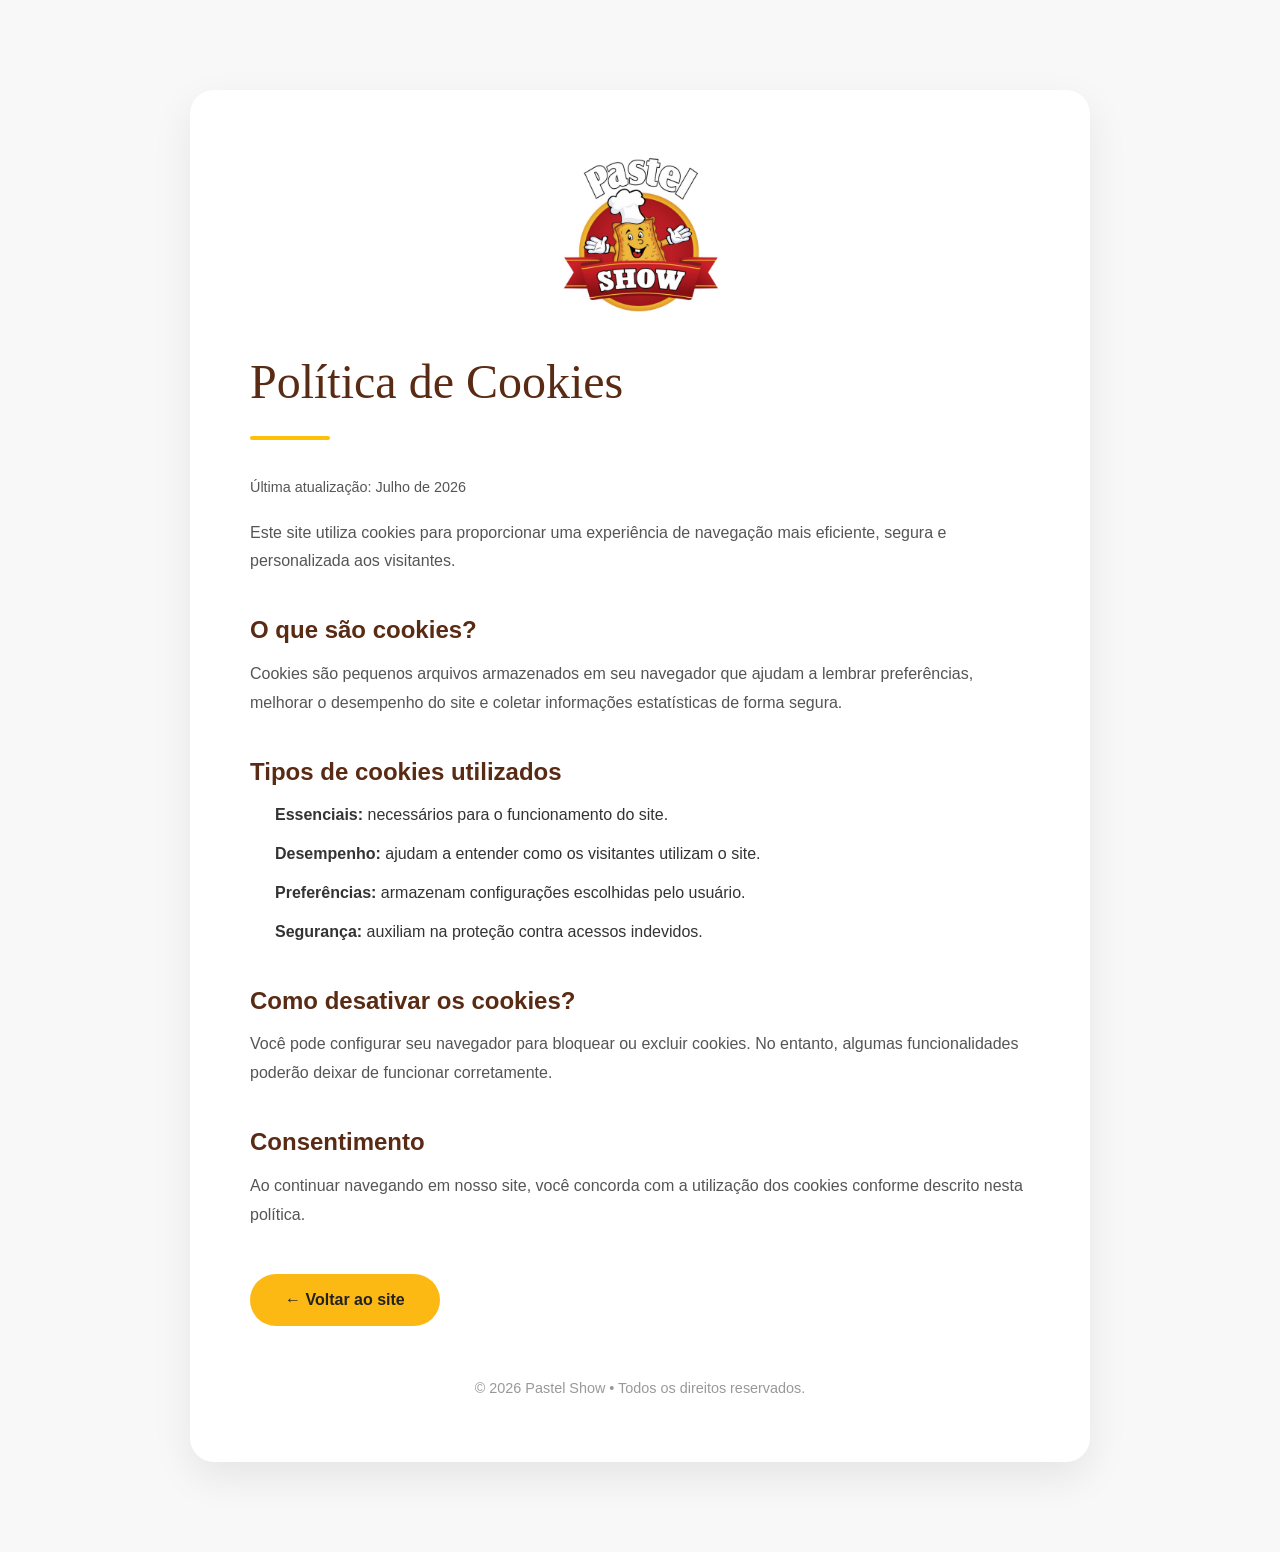
<file: politica-de-cookies.html>
<!DOCTYPE html>
<html lang="pt-BR">

<head>

    <meta charset="UTF-8">
    <meta name="viewport" content="width=device-width, initial-scale=1.0">

    <title>Política de Cookies | Pastel Show</title>

    <meta name="description" content="Política de Cookies da Pastel Show.">

    <link rel="icon" href="img/logo_transparente.png" type="image/png">

    <link href="https://cdn.jsdelivr.net/npm/bootstrap@5.3.7/dist/css/bootstrap.min.css" rel="stylesheet">

    <link rel="stylesheet" href="css/style.css">

</head>

<body>

<section class="legal-section">

    <div class="container">

        <div class="legal-card">

            <img src="img/logo.jpeg" class="legal-logo" alt="Pastel Show">

            <h1>Política de Cookies</h1>

            <div class="legal-divider"></div>

            <p class="legal-date">
                Última atualização: Julho de 2026
            </p>

            <p>
                Este site utiliza cookies para proporcionar uma experiência de navegação
                mais eficiente, segura e personalizada aos visitantes.
            </p>

            <h2>O que são cookies?</h2>

            <p>
                Cookies são pequenos arquivos armazenados em seu navegador que ajudam
                a lembrar preferências, melhorar o desempenho do site e coletar
                informações estatísticas de forma segura.
            </p>

            <h2>Tipos de cookies utilizados</h2>

            <ul>

                <li><strong>Essenciais:</strong> necessários para o funcionamento do site.</li>

                <li><strong>Desempenho:</strong> ajudam a entender como os visitantes utilizam o site.</li>

                <li><strong>Preferências:</strong> armazenam configurações escolhidas pelo usuário.</li>

                <li><strong>Segurança:</strong> auxiliam na proteção contra acessos indevidos.</li>

            </ul>

            <h2>Como desativar os cookies?</h2>

            <p>
                Você pode configurar seu navegador para bloquear ou excluir cookies.
                No entanto, algumas funcionalidades poderão deixar de funcionar corretamente.
            </p>

            <h2>Consentimento</h2>

            <p>
                Ao continuar navegando em nosso site, você concorda com a utilização
                dos cookies conforme descrito nesta política.
            </p>

            <div class="back-home">

                <a href="index.html" class="btn btn-warning">
                    ← Voltar ao site
                </a>

            </div>

            <div class="legal-footer">

                © 2026 Pastel Show • Todos os direitos reservados.

            </div>

        </div>

    </div>

</section>

</body>

</html>
</file>
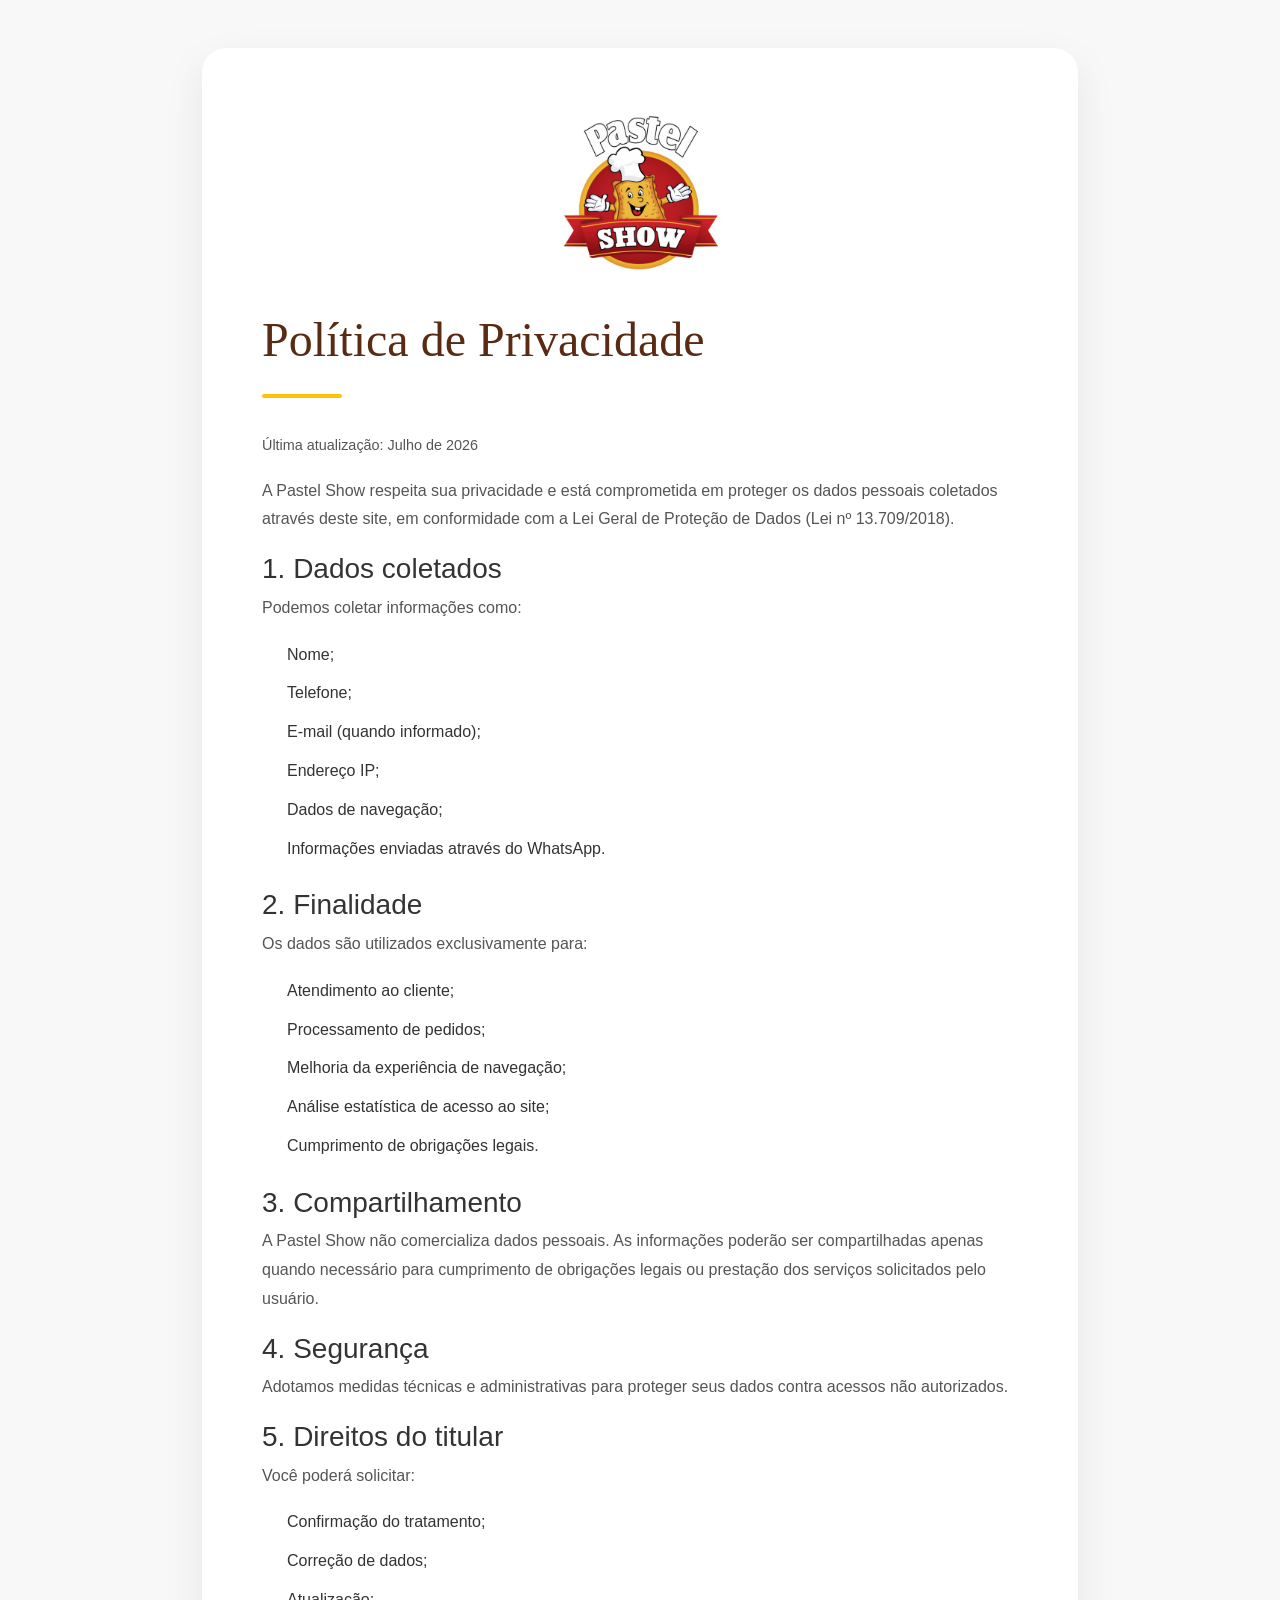
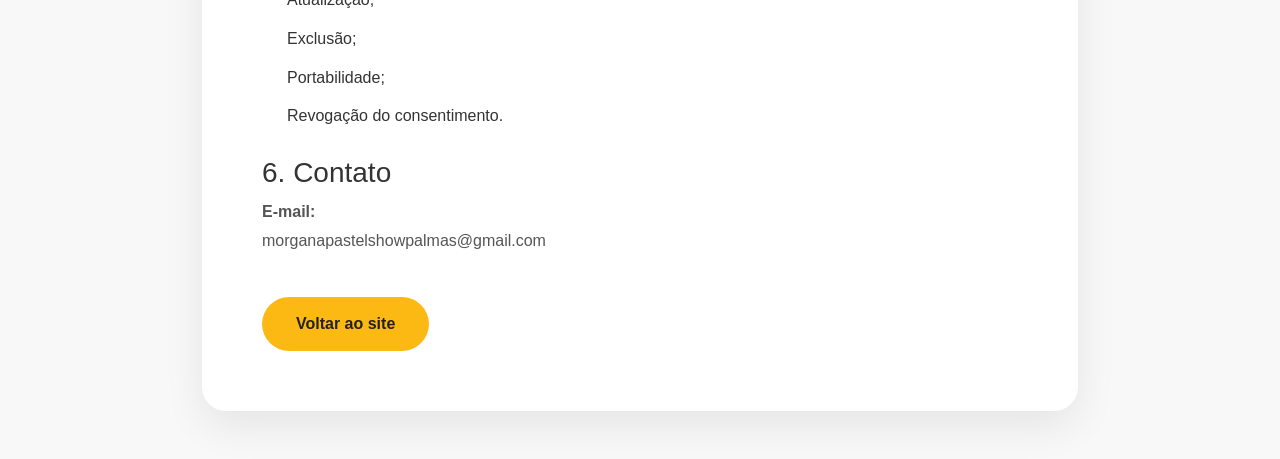
<file: politica-de-privacidade.html>
<!DOCTYPE html>
<html lang="pt-BR">

<head>

    <meta charset="UTF-8">
    <meta name="viewport" content="width=device-width, initial-scale=1.0">

    <title>Política de Privacidade | Pastel Show</title>

    <link href="https://cdn.jsdelivr.net/npm/bootstrap@5.3.7/dist/css/bootstrap.min.css" rel="stylesheet">
    <link rel="stylesheet" href="css/style.css">
    <link rel="icon" href="img/logo_transparente.png" type="image/png">

</head>

<body>

    <section class="py-5">

        <div class="container" style="max-width:900px;">
            <div class="legal-card">

                <img src="img/logo.jpeg" class="legal-logo" alt="Pastel Show">

                <h1>Política de Privacidade</h1>

                <div class="legal-divider"></div>

                <p class="legal-date">
                    Última atualização: Julho de 2026
                </p>
                <p>
                    A Pastel Show respeita sua privacidade e está comprometida em proteger os dados pessoais coletados
                    através deste site, em conformidade com a Lei Geral de Proteção de Dados (Lei nº 13.709/2018).
                </p>

                <h3>1. Dados coletados</h3>

                <p>Podemos coletar informações como:</p>

                <ul>

                    <li>Nome;</li>

                    <li>Telefone;</li>

                    <li>E-mail (quando informado);</li>

                    <li>Endereço IP;</li>

                    <li>Dados de navegação;</li>

                    <li>Informações enviadas através do WhatsApp.</li>

                </ul>

                <h3>2. Finalidade</h3>

                <p>Os dados são utilizados exclusivamente para:</p>

                <ul>

                    <li>Atendimento ao cliente;</li>

                    <li>Processamento de pedidos;</li>

                    <li>Melhoria da experiência de navegação;</li>

                    <li>Análise estatística de acesso ao site;</li>

                    <li>Cumprimento de obrigações legais.</li>

                </ul>

                <h3>3. Compartilhamento</h3>

                <p>
                    A Pastel Show não comercializa dados pessoais. As informações poderão ser compartilhadas apenas
                    quando necessário para cumprimento de obrigações legais ou prestação dos serviços solicitados pelo
                    usuário.
                </p>

                <h3>4. Segurança</h3>

                <p>
                    Adotamos medidas técnicas e administrativas para proteger seus dados contra acessos não autorizados.
                </p>

                <h3>5. Direitos do titular</h3>

                <p>Você poderá solicitar:</p>

                <ul>

                    <li>Confirmação do tratamento;</li>

                    <li>Correção de dados;</li>

                    <li>Atualização;</li>

                    <li>Exclusão;</li>

                    <li>Portabilidade;</li>

                    <li>Revogação do consentimento.</li>

                </ul>

                <h3>6. Contato</h3>

                <p>

                    <strong>E-mail:</strong><br>

                    morganapastelshowpalmas@gmail.com

                </p>

                <a href="index.html" class="btn btn-warning mt-4">
                    Voltar ao site
                </a>

            </div>

    </section>

</body>

</html>
</file>
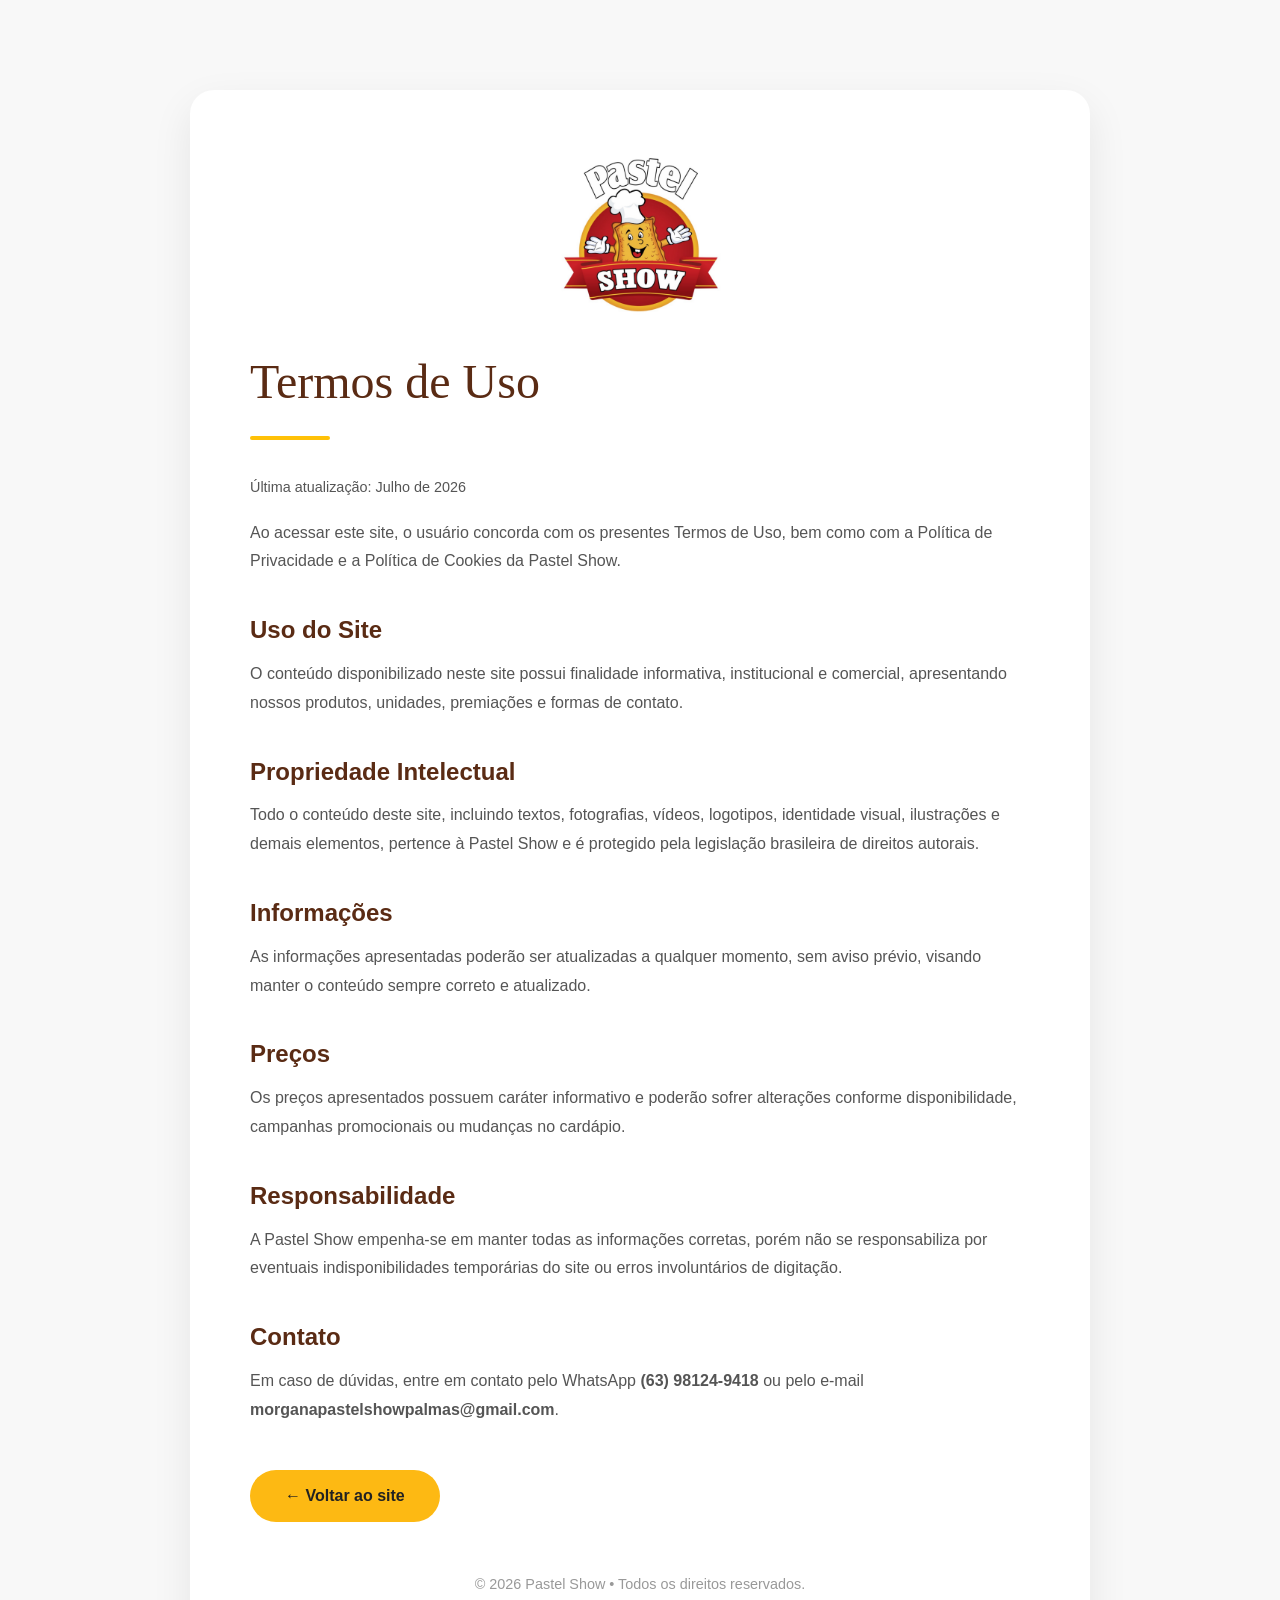
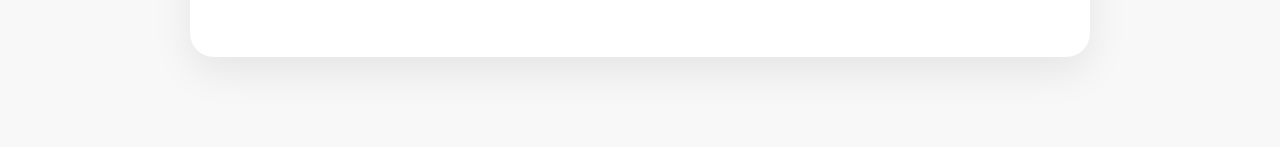
<file: termos-de-uso.html>
<!DOCTYPE html>
<html lang="pt-BR">

<head>

    <meta charset="UTF-8">

    <meta name="viewport" content="width=device-width, initial-scale=1.0">

    <title>Termos de Uso | Pastel Show</title>

    <meta name="description" content="Termos de Uso da Pastel Show.">

    <link rel="icon" href="img/logo_transparente.png" type="image/png">

    <link href="https://cdn.jsdelivr.net/npm/bootstrap@5.3.7/dist/css/bootstrap.min.css" rel="stylesheet">

    <link rel="stylesheet" href="css/style.css">

</head>

<body>

<section class="legal-section">

    <div class="container">

        <div class="legal-card">

            <img src="img/logo.jpeg" class="legal-logo" alt="Pastel Show">

            <h1>Termos de Uso</h1>

            <div class="legal-divider"></div>

            <p class="legal-date">
                Última atualização: Julho de 2026
            </p>

            <p>
                Ao acessar este site, o usuário concorda com os presentes Termos de Uso,
                bem como com a Política de Privacidade e a Política de Cookies da Pastel Show.
            </p>

            <h2>Uso do Site</h2>

            <p>
                O conteúdo disponibilizado neste site possui finalidade informativa,
                institucional e comercial, apresentando nossos produtos, unidades,
                premiações e formas de contato.
            </p>

            <h2>Propriedade Intelectual</h2>

            <p>
                Todo o conteúdo deste site, incluindo textos, fotografias, vídeos,
                logotipos, identidade visual, ilustrações e demais elementos,
                pertence à Pastel Show e é protegido pela legislação brasileira
                de direitos autorais.
            </p>

            <h2>Informações</h2>

            <p>
                As informações apresentadas poderão ser atualizadas a qualquer momento,
                sem aviso prévio, visando manter o conteúdo sempre correto e atualizado.
            </p>

            <h2>Preços</h2>

            <p>
                Os preços apresentados possuem caráter informativo e poderão sofrer
                alterações conforme disponibilidade, campanhas promocionais ou mudanças
                no cardápio.
            </p>

            <h2>Responsabilidade</h2>

            <p>
                A Pastel Show empenha-se em manter todas as informações corretas,
                porém não se responsabiliza por eventuais indisponibilidades
                temporárias do site ou erros involuntários de digitação.
            </p>

            <h2>Contato</h2>

            <p>

                Em caso de dúvidas, entre em contato pelo WhatsApp
                <strong>(63) 98124-9418</strong> ou pelo e-mail
                <strong>morganapastelshowpalmas@gmail.com</strong>.

            </p>

            <div class="back-home">

                <a href="index.html" class="btn btn-warning">
                    ← Voltar ao site
                </a>

            </div>

            <div class="legal-footer">

                © 2026 Pastel Show • Todos os direitos reservados.

            </div>

        </div>

    </div>

</section>

</body>

</html>
</file>
<file: css/style.css>
/*==================================================
PASTEL SHOW
Desenvolvido por GP Sites
==================================================*/


/*==========================
ROOT
==========================*/

:root {

    --primary: #c41212;
    --primary-dark: #8b0000;
    --secondary: #FDB913;
    --secondary-dark: #e59b00;

    --dark: #161616;
    --gray: #555;
    --light: #f8f8f8;
    --white: #ffffff;

    --radius: 18px;

    --shadow-sm: 0 8px 20px rgba(0, 0, 0, .08);

    --shadow-md: 0 15px 35px rgba(0, 0, 0, .15);

    --shadow-lg: 0 30px 70px rgba(0, 0, 0, .25);

    --transition: .35s ease;

}


/*==========================
RESET
==========================*/

* {

    margin: 0;
    padding: 0;
    box-sizing: border-box;

}

html {

    scroll-behavior: smooth;

}

body {

    font-family: 'Poppins', sans-serif;

    color: var(--dark);

    background: #fff;

    overflow-x: hidden;

}

img {

    max-width: 100%;
    display: block;

}

a {

    text-decoration: none;

}

ul {

    list-style: none;

}

section {

    position: relative;

    padding: 110px 0;

}

.container {

    max-width: 1280px;

}


/*==========================
SCROLLBAR
==========================*/

::-webkit-scrollbar {

    width: 10px;

}

::-webkit-scrollbar-track {

    background: #eee;

}

::-webkit-scrollbar-thumb {

    background: var(--primary);

    border-radius: 20px;

}

::-webkit-scrollbar-thumb:hover {

    background: var(--primary-dark);

}


/*==========================
TÍTULOS
==========================*/

.subtitle {

    color: var(--secondary);

    text-transform: uppercase;

    letter-spacing: 3px;

    font-weight: 700;

    display: block;

    margin-bottom: 15px;

}

.section-title {

    margin-bottom: 70px;

}

.section-title h2 {

    font-family: 'Bebas Neue', sans-serif;

    font-size: 4rem;

    color: var(--dark);

    letter-spacing: 2px;

    margin-bottom: 20px;

}

.section-title p {

    max-width: 720px;

    margin: auto;

    color: #666;

    line-height: 1.9;

    font-size: 1.08rem;

}


/*==========================
BOTÕES
==========================*/

.btn {

    border-radius: 50px;

    padding: 15px 34px;

    font-weight: 600;

    transition: .35s;

}

.btn-warning {

    background: var(--secondary);

    border: none;

    color: #222;

}

.btn-warning:hover {

    background: var(--secondary-dark);

    transform: translateY(-3px);

    box-shadow: 0 20px 40px rgba(253, 185, 19, .35);

}

.btn-outline-light {

    border: 2px solid #fff;

}

.btn-outline-light:hover {

    color: #000;

}


/*==========================
PRELOADER
==========================*/

#preloader {

    position: fixed;

    inset: 0;

    background: #111;

    display: flex;

    justify-content: center;

    align-items: center;

    z-index: 999999;

}

#preloader::after {

    content: "";

    width: 65px;

    height: 65px;

    border-radius: 50%;

    border: 5px solid rgba(255, 255, 255, .15);

    border-top: 5px solid var(--secondary);

    animation: spin 1s linear infinite;

}

@keyframes spin {

    to {

        transform: rotate(360deg);

    }

}

/*==================================================
NAVBAR PREMIUM
==================================================*/

#navbar {

    position: fixed;

    top: 0;
    left: 0;

    width: 100%;

    z-index: 9999;

    padding: 15px 0;

    background: rgba(80, 0, 0, .85);

    backdrop-filter: blur(15px);

    -webkit-backdrop-filter: blur(15px);

    box-shadow: 0 10px 35px rgba(0, 0, 0, .25);

    transition: .4s ease;

}


#navbar.scrolled {

    padding: 8px 0;

    background:

        linear-gradient(135deg,
            #8b0000,
            #c41212);

}



/* LOGO */

.navbar-brand img {

    height: 75px;

    transition: .4s;

}


#navbar.scrolled .navbar-brand img {

    height: 60px;

}



/* LINKS */

.navbar-nav {

    gap: 5px;

}


.nav-link {

    color: #fff !important;

    font-size: .95rem;

    font-weight: 600;

    text-transform: uppercase;

    letter-spacing: 1px;

    padding: 12px 18px !important;

    position: relative;

    transition: .3s;

}



.nav-link:hover {

    color: #FDB913 !important;

}



/* LINHA DOURADA */

.nav-link::after {

    content: "";

    position: absolute;

    bottom: 5px;

    left: 18px;

    width: 0;

    height: 3px;

    border-radius: 10px;

    background: #FDB913;

    transition: .35s;

}



.nav-link:hover::after {

    width: calc(100% - 36px);

}



/* BOTÃO PEDIR */

#navbar .btn-warning {

    background: #FDB913;

    color: #222;

    font-weight: 700;

    border: none;

    box-shadow:

        0 10px 30px rgba(253, 185, 19, .35);

}



#navbar .btn-warning:hover {

    background: #fff;

    transform: translateY(-3px);

}



/* MENU MOBILE */

.navbar-toggler {

    border: 0;

}


.navbar-toggler i {

    color: #FDB913;

    font-size: 2.3rem;

}



.navbar-toggler:focus {

    box-shadow: none;

}



@media(max-width:991px) {


    #menu {

        background:

            linear-gradient(135deg,
                #720000,
                #a90000);

        margin-top: 15px;

        padding: 25px;

        border-radius: 20px;

        box-shadow: 0 20px 50px rgba(0, 0, 0, .35);

    }


    .nav-link {

        padding: 15px !important;

        text-align: center;

    }


}

/*==================================================
HERO NOVO
==================================================*/


#hero {

    min-height: 100vh;

    display: flex;

    align-items: center;

    position: relative;

    overflow: hidden;

    background: #3b0000;

}



/* imagem de fundo */

.hero-bg {

    position: absolute;

    inset: 0;

    background:

        linear-gradient(90deg,
            rgba(60, 0, 0, .95),
            rgba(60, 0, 0, .65),
            rgba(0, 0, 0, .4)),

        url("../img/hero-bg.jpg");


    background-size: cover;

    background-position: center;

}



/* conteúdo */

#hero .container {

    position: relative;

    z-index: 2;

}



.hero-content {

    padding-top: 80px;

}



.hero-badge {


    display: inline-block;

    padding: 12px 25px;

    border-radius: 50px;

    background: rgba(255, 255, 255, .12);

    border: 1px solid #FDB913;

    color: white;

    font-weight: 600;

    margin-bottom: 30px;


}



.hero-content h1 {


    font-family: 'Bebas Neue', sans-serif;

    color: white;

    font-size: clamp(3.5rem, 7vw, 6.5rem);

    line-height: .9;


}



.hero-content h1 span {


    color: #FDB913;


}



.hero-content p {


    color: #eee;

    font-size: 1.15rem;

    line-height: 1.8;

    max-width: 580px;

    margin: 30px 0;


}



.hero-buttons {


    display: flex;

    gap: 20px;


}



.hero-buttons .btn {


    padding: 16px 35px;

    border-radius: 50px;

    font-weight: 700;

}



/* pastel */

.hero-product {


    display: flex;

    justify-content: center;

    align-items: center;


}



.hero-product img {


    width: 100%;

    max-width: 550px;


    filter:

        drop-shadow(0 40px 50px rgba(0, 0, 0, .6));


    animation:

        pastelFloat 5s infinite ease-in-out;


}



@keyframes pastelFloat {


    50% {

        transform: translateY(-20px);

    }


}



/* MOBILE */

@media(max-width:991px) {


    #hero {

        padding: 100px 0;

    }



    .hero-content {

        text-align: center;

    }



    .hero-content p {

        margin-left: auto;

        margin-right: auto;

    }



    .hero-buttons {

        justify-content: center;

        flex-wrap: wrap;

    }



    .hero-product {

        margin-top: 50px;

    }

    .hero-product {

        position: relative;

    }


    .hero-product::before {

        content: "";

        position: absolute;

        width: 420px;

        height: 420px;

        background:
            radial-gradient(circle,
                rgba(253, 185, 19, .35),
                transparent 70%);

        border-radius: 50%;

        z-index: -1;

    }



    .hero-product img {

        position: relative;

    }


}

/*==================================================
NOSSA HISTÓRIA
==================================================*/

#historia {

    background: linear-gradient(to bottom, #fff, #f8f8f8);

    overflow: hidden;

}

.history-image {

    position: relative;

}

.history-image img {

    border-radius: 25px;

    box-shadow: 0 30px 60px rgba(0, 0, 0, .18);

    transition: .5s;

}

.history-image:hover img {

    transform: scale(1.03);

}

.history-image::before {

    content: "";

    position: absolute;

    width: 220px;

    height: 220px;

    background: var(--secondary);

    opacity: .15;

    border-radius: 50%;

    top: -60px;

    left: -60px;

    z-index: -1;

}

.history-image::after {

    content: "";

    position: absolute;

    width: 180px;

    height: 180px;

    border: 4px solid var(--secondary);

    border-radius: 25px;

    bottom: -30px;

    right: -30px;

    z-index: -1;

}

.history-content {

    padding-left: 50px;

}

.history-content h3 {

    font-family: 'Bebas Neue', sans-serif;

    font-size: 3rem;

    color: var(--primary);

    margin-bottom: 25px;

    letter-spacing: 1px;

}

.history-content p {

    font-size: 1.05rem;

    line-height: 2;

    color: #666;

    margin-bottom: 20px;

}

.history-features {

    margin-top: 45px;

    display: grid;

    grid-template-columns: repeat(2, 1fr);

    gap: 20px;

}

.history-feature {

    background: #fff;

    padding: 28px;

    border-radius: 18px;

    box-shadow: var(--shadow-sm);

    transition: .35s;

}

.history-feature:hover {

    transform: translateY(-8px);

    box-shadow: var(--shadow-lg);

}

.history-feature i {

    font-size: 2.2rem;

    color: var(--secondary);

    margin-bottom: 15px;

}

.history-feature h5 {

    font-weight: 600;

    margin-bottom: 10px;

}

.history-feature p {

    margin: 0;

    font-size: .95rem;

    line-height: 1.8;

}

.history-highlight {

    margin-top: 120px;

    background:

        linear-gradient(135deg,

            var(--primary),

            var(--primary-dark));

    border-radius: 35px;

    padding: 80px;

    color: #fff;

    position: relative;

    overflow: hidden;

}

.history-highlight::before {

    content: "";

    position: absolute;

    width: 500px;

    height: 500px;

    border-radius: 50%;

    background: rgba(255, 255, 255, .05);

    right: -150px;

    top: -150px;

}

.history-highlight h2 {

    font-family: 'Bebas Neue';

    font-size: 4rem;

    margin-bottom: 20px;

}

.history-highlight p {

    color: #eee;

    font-size: 1.05rem;

    line-height: 2;

}

.award-card {

    background: rgba(255, 255, 255, .08);

    backdrop-filter: blur(18px);

    border: 1px solid rgba(255, 255, 255, .15);

    border-radius: 25px;

    padding: 50px;

    text-align: center;

}

.award-card {

    transition: .4s;

}

.award-card:hover {

    transform: translateY(-10px);

}

.award-card h3 {

    color: var(--secondary);

    font-size: 3rem;

    margin-top: 20px;

    font-family: 'Bebas Neue';

}

.award-card p {

    margin-top: 15px;

    color: #eee;

}

.section-divider {

    position: relative;

    height: 120px;

    background: #fff;

}

.section-divider svg {

    position: absolute;

    bottom: 0;

    width: 100%;

}

@media(max-width:991px) {

    .history-content {

        padding-left: 0;

        margin-top: 50px;

        text-align: center;

    }

    .history-features {

        grid-template-columns: 1fr;

    }

    .history-highlight {

        padding: 50px 35px;

        text-align: center;

    }

    .history-highlight h2 {

        font-size: 3rem;

    }

    .award-card {

        margin-top: 40px;

    }

}

/*==================================================
PREMIAÇÕES
==================================================*/

#premios {

    position: relative;

    background:
        linear-gradient(135deg, #2b0000, #610000);

    color: #fff;

    overflow: hidden;

}

#premios::before {

    content: "";

    position: absolute;

    inset: 0;

    background: url("../img/premios/pattern.png");

    opacity: .05;

}

#premios .section-title h2 {

    color: #fff;

}

#premios .section-title p {

    color: #ddd;

}

.timeline-awards {

    display: flex;

    justify-content: space-between;

    align-items: center;

    margin-top: 90px;

    position: relative;

}

.timeline-awards::before {

    content: "";

    position: absolute;

    left: 8%;

    right: 8%;

    height: 4px;

    background: linear-gradient(to right,

            #d4af37,

            #ffd966,

            #d4af37);

    z-index: 0;

}

.award {

    position: relative;

    z-index: 2;

    width: 190px;

    text-align: center;

}

.award i {

    width: 90px;

    height: 90px;

    display: flex;

    align-items: center;

    justify-content: center;

    margin: auto;

    border-radius: 50%;

    background: linear-gradient(145deg, #ffd54a, #c99600);

    color: #6b0000;

    font-size: 2.4rem;

    box-shadow: 0 0 35px rgba(255, 215, 0, .45);

    transition: .4s;

}

.award:hover i {

    transform: translateY(-10px) scale(1.08);

}

.award h4 {

    margin-top: 25px;

    font-size: 2rem;

    font-family: 'Bebas Neue';

}

.award span {

    color: #ddd;

}

.champion-banner {

    padding: 120px 0;

}

.champion-banner img {

    border-radius: 30px;

    box-shadow: 0 30px 70px rgba(0, 0, 0, .25);

}

.champion-title {

    font-family: 'Bebas Neue', sans-serif;

    font-size: 3.8rem;

    line-height: 1;

    color: var(--primary);

    margin-bottom: 30px;

}

.lead-text {

    font-size: 1.1rem;

    line-height: 2;

    color: #666;

    margin-bottom: 40px;

}

.achievement-list {

    display: flex;

    flex-direction: column;

    gap: 20px;

}

.achievement-item {

    display: flex;

    align-items: flex-start;

    gap: 20px;

    padding: 22px;

    border-radius: 20px;

    background: #fff;

    box-shadow: 0 15px 35px rgba(0, 0, 0, .08);

    transition: .35s;

}

.achievement-item:hover {

    transform: translateX(10px);

}

.achievement-item i {

    width: 60px;

    height: 60px;

    border-radius: 50%;

    display: flex;

    align-items: center;

    justify-content: center;

    background: var(--secondary);

    color: #fff;

    font-size: 1.5rem;

    flex-shrink: 0;

}

.achievement-item h5 {

    margin-bottom: 5px;

    font-weight: 700;

}

.achievement-item p {

    margin: 0;

    color: #666;

}

/*==================================================
NÚMEROS
==================================================*/

.numbers {

    padding: 110px 0;

    background:
        linear-gradient(135deg, #8b0000, #c41212);

    position: relative;

    overflow: hidden;

}

.numbers::before {

    content: "";

    position: absolute;

    width: 600px;

    height: 600px;

    border-radius: 50%;

    background: rgba(255, 255, 255, .05);

    right: -250px;

    top: -250px;

}

.number-card {

    position: relative;

    z-index: 2;

    background: rgba(255, 255, 255, .08);

    backdrop-filter: blur(15px);

    border: 1px solid rgba(255, 255, 255, .12);

    border-radius: 25px;

    padding: 45px 30px;

    text-align: center;

    height: 100%;

    transition: .35s;

}

.number-card:hover {

    transform: translateY(-10px);

    background: rgba(255, 255, 255, .12);

}

.number-card i {

    font-size: 3rem;

    color: #FDB913;

    margin-bottom: 20px;

}

.number-card h2 {

    font-family: 'Bebas Neue', sans-serif;

    font-size: 4rem;

    color: #fff;

    margin-bottom: 5px;

}

.number-card span {

    display: block;

    color: #FDB913;

    font-weight: 700;

    text-transform: uppercase;

    letter-spacing: 1px;

    margin-bottom: 15px;

}

.number-card p {

    color: #f2f2f2;

    margin: 0;

    line-height: 1.8;

}

@media(max-width:991px) {

    .number-card {

        margin-bottom: 20px;

    }

}

.award {

    transition: .4s;

}

.award:hover {

    transform: translateY(-15px);

}

.award.active i {

    animation: goldPulse 2.5s infinite;

}

@keyframes goldPulse {

    0% {

        box-shadow: 0 0 0 rgba(255, 215, 0, .2);

    }

    50% {

        box-shadow:

            0 0 50px rgba(255, 215, 0, .7),

            0 0 100px rgba(255, 215, 0, .25);

    }

    100% {

        box-shadow: 0 0 0 rgba(255, 215, 0, .2);

    }

}

#premios::after {

    content: "🏆";

    position: absolute;

    right: -50px;

    bottom: -50px;

    font-size: 25rem;

    opacity: .03;

    transform: rotate(-20deg);

}

.award-card {

    background: rgba(255, 255, 255, .08);

    backdrop-filter: blur(20px);

    border: 1px solid rgba(255, 255, 255, .12);

    box-shadow: 0 25px 50px rgba(0, 0, 0, .25);

}

@media(max-width:991px) {

    .timeline-awards {

        flex-direction: column;

        gap: 60px;

    }

    .timeline-awards::before {

        display: none;

    }

    .award {

        width: 100%;

    }

    .champion-banner {

        text-align: center;

    }

    .champion-banner img {

        margin-bottom: 40px;

    }

    .champion-banner h2 {

        font-size: 3rem;

    }

    .counter {

        font-size: 3rem;

    }

    .counter.plus::after {
        content: "+";
    }

}

/*==================================================
CARDÁPIO
==================================================*/

#cardapio {

    background: #fafafa;

    position: relative;

    overflow: hidden;

}

#cardapio::before {

    content: "";

    position: absolute;

    inset: 0;

    background:

        radial-gradient(circle at top right,

            rgba(253, 185, 19, .08),

            transparent 45%);

    pointer-events: none;

}

.menu-categories {

    display: flex;

    justify-content: center;

    flex-wrap: wrap;

    gap: 15px;

    margin: 60px 0;

}

.menu-categories button {

    border: none;

    background: #fff;

    border-radius: 50px;

    padding: 14px 28px;

    font-weight: 600;

    box-shadow: var(--shadow-sm);

    transition: .35s;

}

.menu-categories button:hover {

    transform: translateY(-5px);

}

.menu-categories button.active {

    background: var(--primary);

    color: #fff;

}

.featured-product {

    background: #fff;

    border-radius: 30px;

    padding: 60px;

    margin-bottom: 80px;

    box-shadow: 0 25px 60px rgba(0, 0, 0, .08);

    overflow: hidden;

    position: relative;

}

.featured-product::before {

    content: "";

    position: absolute;

    width: 500px;

    height: 500px;

    background: rgba(253, 185, 19, .08);

    border-radius: 50%;

    right: -200px;

    top: -200px;

}

.featured-product img {

    transition: .5s;

    filter: drop-shadow(0 30px 35px rgba(0, 0, 0, .25));

}

.featured-product:hover img {

    transform: scale(1.05);

}

.featured-product h2 {

    font-family: 'Bebas Neue';

    font-size: 4rem;

    color: var(--primary);

}

.featured-product p {

    margin: 25px 0;

    color: #666;

    line-height: 2;

}

.featured-product .badge {

    padding: 10px 18px;

    font-size: .85rem;

    letter-spacing: 1px;

}

.menu-grid {

    display: grid;

    grid-template-columns:

        repeat(auto-fit, minmax(300px, 1fr));

    gap: 35px;

}

.menu-card {

    background: #fff;

    border-radius: 25px;

    overflow: hidden;

    box-shadow: var(--shadow-sm);

    transition: .4s;

    position: relative;

}

.menu-card:hover {

    transform:

        translateY(-12px);

    box-shadow: 0 30px 60px rgba(0, 0, 0, .18);

}

.menu-card img {

    width: 100%;

    height: 260px;

    object-fit: cover;

    transition: .45s;

}

.menu-card:hover img {

    transform: scale(1.08);

}

.menu-card .card-body {

    padding: 28px;

}

.menu-card h4 {

    font-size: 1.4rem;

    margin-bottom: 10px;

}

.menu-card p {

    color: #777;

    line-height: 1.8;

    min-height: 60px;

}

.price {

    font-size: 2rem;

    color: var(--primary);

    font-weight: 700;

}

.menu-card .btn {

    width: 100%;

    margin-top: 20px;

}

.product-badge {

    position: absolute;

    top: 20px;

    left: 20px;

    background: var(--secondary);

    color: #222;

    padding: 8px 15px;

    border-radius: 30px;

    font-size: .8rem;

    font-weight: 700;

    z-index: 5;

}

.menu-card::after {

    content: "";

    position: absolute;

    top: -150%;

    left: -50%;

    width: 50%;

    height: 350%;

    background:

        rgba(255, 255, 255, .25);

    transform: rotate(25deg);

    transition: .8s;

}

.menu-card:hover::after {

    left: 150%;

}

.menu-banner {

    margin-top: 100px;

    background:

        linear-gradient(135deg,

            var(--primary),

            var(--primary-dark));

    border-radius: 35px;

    padding: 70px;

    color: #fff;

    overflow: hidden;

    position: relative;

}

.menu-banner::before {

    content: "";

    position: absolute;

    width: 400px;

    height: 400px;

    background: rgba(255, 255, 255, .05);

    border-radius: 50%;

    right: -120px;

    top: -120px;

}

.menu-banner h2 {

    font-family: 'Bebas Neue';

    font-size: 4rem;

}

.menu-banner p {

    color: #eee;

    line-height: 2;

}

@media(max-width:991px) {

    .featured-product {

        padding: 35px;

        text-align: center;

    }

    .featured-product h2 {

        font-size: 3rem;

    }

    .menu-banner {

        padding: 40px;

        text-align: center;

    }

    .menu-banner h2 {

        font-size: 3rem;

    }

}

@media(max-width:576px) {

    .menu-grid {

        grid-template-columns: 1fr;

    }

    .menu-categories {

        gap: 10px;

    }

    .menu-categories button {

        width: 100%;

    }

    .featured-product {

        padding: 25px;

    }

}

/*==================================================
UNIDADES
==================================================*/

#unidades {

    background: #ffffff;
    position: relative;
    overflow: hidden;

}

#unidades::before {

    content: "";

    position: absolute;

    top: -250px;
    right: -250px;

    width: 500px;
    height: 500px;

    border-radius: 50%;

    background: rgba(196, 18, 18, .05);

    pointer-events: none;

}

#unidades .container {
    position: relative;
    z-index: 2;
}


.store-card {
    position: relative;
    z-index: 3;
}


.store-buttons,
.store-buttons a {
    position: relative;
    z-index: 10;
}

.store-grid {

    display: grid;

    grid-template-columns: repeat(3, 1fr);

    gap: 35px;

}

.store-card {

    background: #fff;

    border-radius: 25px;

    overflow: hidden;

    box-shadow: 0 20px 50px rgba(0, 0, 0, .08);

    transition: .4s;

}

.store-card:hover {

    transform: translateY(-12px);

    box-shadow: 0 35px 70px rgba(0, 0, 0, .15);

}

.store-image {

    overflow: hidden;

    height: 260px;

}

.store-image img {

    width: 100%;

    height: 100%;

    object-fit: cover;

    transition: .5s;

}

.store-card:hover img {

    transform: scale(1.08);

}

.store-content {

    padding: 30px;

}

.store-content h3 {

    font-family: 'Bebas Neue';

    font-size: 2.3rem;

    color: var(--primary);

    margin-bottom: 20px;

}

.store-content p {

    color: #666;

    margin-bottom: 15px;

    display: flex;

    align-items: center;

    gap: 10px;

}

.store-content i {

    color: var(--secondary);

    font-size: 1.2rem;

}

.store-buttons {

    display: flex;

    gap: 15px;

    margin-top: 30px;

}

.store-buttons .btn {

    flex: 1;

}

.delivery-banner {

    margin-top: 100px;

    background:

        linear-gradient(135deg,

            var(--secondary),

            #ffcf40);

    border-radius: 35px;

    padding: 60px;

    overflow: hidden;

    position: relative;

}

.delivery-banner::before {

    content: "";

    position: absolute;

    width: 350px;
    height: 350px;

    border-radius: 50%;

    background: rgba(255, 255, 255, .18);

    right: -100px;
    top: -100px;

}

.delivery-banner h2 {

    font-family: 'Bebas Neue';

    font-size: 3.5rem;

    color: #222;

}

.delivery-banner p {

    color: #444;

    font-size: 1.1rem;

    line-height: 2;

}

.delivery-banner .btn {

    padding: 18px 35px;

    font-size: 1.1rem;

}

.map-container {

    margin-top: 90px;

    border-radius: 30px;

    overflow: hidden;

    box-shadow: 0 25px 60px rgba(0, 0, 0, .12);

}

.map-container iframe {

    width: 100%;

    height: 550px;

    border: none;

}

.store-card::after {

    content: "";

    position: absolute;

    inset: 0;

    border: 2px solid transparent;

    border-radius: 25px;

    transition: .4s;

}

.store-card:hover::after {

    border-color: rgba(253, 185, 19, .4);

}

@media(max-width:991px) {

    .store-grid {

        grid-template-columns: 1fr;

    }

}

.delivery-banner {

    text-align: center;

    padding: 40px;

}

.delivery-banner h2 {

    font-size: 2.8rem;

}

.store-buttons {

    flex-direction: column;

}

.map-container iframe {

    height: 400px;

}


@media(max-width:576px) {

    .store-content {

        padding: 25px;

    }

    .store-content h3 {

        font-size: 2rem;

    }

    .delivery-banner {

        padding: 30px;

    }

    .delivery-banner h2 {

        font-size: 2.3rem;

    }

}

.floating-whatsapp {

    position: fixed;

    right: 25px;

    bottom: 25px;

    width: 65px;

    height: 65px;

    border-radius: 50%;

    background: #25d366;

    color: #fff;

    display: flex;

    align-items: center;

    justify-content: center;

    font-size: 2rem;

    z-index: 9999;

    box-shadow: 0 15px 40px rgba(0, 0, 0, .3);

    transition: .3s;

}


.floating-whatsapp:hover {

    transform: translateY(-8px) scale(1.05);

    color: #fff;

}

#backToTop {

    position: fixed;

    right: 25px;

    bottom: 100px;

    width: 50px;

    height: 50px;

    border: none;

    border-radius: 50%;

    background: var(--secondary);

    color: #222;

    font-size: 1.3rem;

    display: none;

    align-items: center;

    justify-content: center;

    z-index: 999;

    cursor: pointer;

    box-shadow: var(--shadow-md);

}


#backToTop.show {

    display: flex;

}

/*====================================
INSTAGRAM
====================================*/

#instagram {

    background: #fafafa;

}

.instagram-grid {

    display: grid;

    grid-template-columns: repeat(3, 1fr);

    gap: 18px;

}

.instagram-grid img {

    width: 100%;

    height: 240px;

    object-fit: cover;

    border-radius: 20px;

    transition: .4s;

    cursor: pointer;

    box-shadow: 0 15px 35px rgba(0, 0, 0, .12);

}

.instagram-grid img:hover {

    transform: translateY(-8px) scale(1.03);

}

.instagram-features {

    margin-top: 35px;

}

.insta-item {

    display: flex;

    align-items: center;

    gap: 18px;

    margin-bottom: 18px;

    background: #fff;

    padding: 18px 22px;

    border-radius: 16px;

    box-shadow: 0 10px 30px rgba(0, 0, 0, .08);

}

.insta-item i {

    font-size: 1.5rem;

    color: #E1306C;

}

@media(max-width:991px) {

    .instagram-grid {

        grid-template-columns: repeat(2, 1fr);

        margin-top: 50px;

    }

}

@media(max-width:576px) {

    .instagram-grid {

        grid-template-columns: 1fr;

    }

}

/*==================================================
CARDÁPIO CONTINUAÇÃO
==================================================*/

#cardapio>.featured-product,
#cardapio>.row {

    max-width: 1280px;
    margin-left: auto;
    margin-right: auto;

}


/*==================================================
DIFERENCIAIS
==================================================*/

#diferenciais {

    background: #111;
    color: #fff;

}


.diferenciais-grid {

    display: grid;
    grid-template-columns: repeat(auto-fit, minmax(250px, 1fr));
    gap: 30px;
    margin-top: 60px;

}


.diferencial-card {

    background: #fff;
    padding: 35px;
    border-radius: 25px;
    text-align: center;
    color: #222;
    transition: .4s;
    box-shadow: var(--shadow-sm);

}


.diferencial-card:hover {

    transform: translateY(-10px);
    box-shadow: var(--shadow-lg);

}


.diferencial-card i {

    font-size: 3rem;
    color: var(--secondary);
    margin-bottom: 20px;

}


.diferencial-card h4 {

    font-family: 'Bebas Neue';
    font-size: 2rem;
    color: var(--primary);

}



/*==================================================
GALERIA
==================================================*/

#galeria {

    background: #fafafa;

}


.gallery-grid,
.instagram-grid {

    display: grid;
    grid-template-columns: repeat(3, 1fr);
    gap: 20px;
    margin-top: 50px;

}


.gallery-grid img,
.instagram-grid img {

    width: 100%;
    height: 280px;
    object-fit: cover;
    border-radius: 20px;
    transition: .5s;

}


.gallery-grid img:hover,
.instagram-grid img:hover {

    transform: scale(1.05);

    box-shadow: var(--shadow-lg);

}



/*==================================================
DEPOIMENTOS
==================================================*/

#depoimentos {

    background: #fff;

}


.review-summary {

    display: flex;
    justify-content: center;
    margin-bottom: 60px;

}


.score {

    text-align: center;
    background: #fff;
    padding: 35px 60px;
    border-radius: 25px;
    box-shadow: var(--shadow-sm);

}


.score h1 {

    font-size: 5rem;
    color: var(--primary);
    font-family: 'Bebas Neue';

}


.stars {

    color: #FDB913;
    font-size: 1.5rem;

}


.review-card {

    background: #fff;

    padding: 35px;

    border-radius: 25px;

    box-shadow: var(--shadow-sm);

    height: 100%;

}


.review-card p {

    margin: 25px 0;

    color: #666;

    line-height: 1.8;

}



.review-user {

    display: flex;

    align-items: center;

    gap: 15px;

}


.review-user img {

    width: 60px;

    height: 60px;

    border-radius: 50%;

    object-fit: cover;

}



.review-user span {

    display: block;

    color: #777;

    font-size: .9rem;

}



/*==================================================
BARRA DE CONFIANÇA
==================================================*/

.trust-bar {

    padding: 40px 0;

    background: var(--primary);

    color: #fff;

}


.trust-bar .col {

    font-size: 1.2rem;

    font-weight: 600;

}


.trust-bar i {

    display: block;

    font-size: 2rem;

    color: var(--secondary);

    margin-bottom: 10px;

}



/*==================================================
CTA FINAL
==================================================*/

#cta-final {

    background: #111;

}


.cta-wrapper {

    background:

        linear-gradient(135deg,
            var(--primary),
            var(--primary-dark));

    border-radius: 40px;

    padding: 80px;

    color: #fff;

    overflow: hidden;

}



.cta-wrapper h2 {

    font-family: 'Bebas Neue';

    font-size: 4rem;

}



.cta-wrapper p {

    font-size: 1.1rem;

    line-height: 2;

    color: #eee;

}



.cta-wrapper img {

    filter: drop-shadow(0 30px 40px rgba(0, 0, 0, .5));

}



/*==================================================
INSTAGRAM
==================================================*/

#instagram {

    background: #fff;

}



/*==================================================
FAQ
==================================================*/

#faq {

    background: #fafafa;

}



.accordion {

    max-width: 900px;

    margin: auto;

}



.accordion-item {

    background: #fff;

    margin-bottom: 15px;

    border-radius: 15px;

    overflow: hidden;

    box-shadow: var(--shadow-sm);

}



.accordion-item button {

    width: 100%;

    padding: 25px;

    border: none;

    background: #fff;

    text-align: left;

    font-size: 1.1rem;

    font-weight: 600;

    cursor: pointer;

}



.accordion-item div {

    padding: 0 25px 25px;

    color: #666;

    line-height: 1.8;

}

/*====================================
FOOTER PREMIUM
====================================*/

#footer {

    background: #111;

    color: #fff;

    padding: 90px 0 30px;

}

.footer-logo {

    width: 190px;

}

#footer p {

    color: #bbb;

    line-height: 1.9;

}

#footer h4 {

    font-family: 'Bebas Neue';

    color: #FDB913;

    font-size: 2rem;

    margin-bottom: 25px;

}

.footer-list {

    padding: 0;

    margin: 0;

    list-style: none;

}

.footer-list li {

    display: flex;

    align-items: center;

    gap: 12px;

    margin-bottom: 18px;

    color: #ddd;

}

.footer-list i {

    color: #FDB913;

    font-size: 1.1rem;

}

.footer-social {

    display: flex;

    gap: 15px;

    margin-top: 30px;

}

.footer-social a {

    width: 48px;

    height: 48px;

    border-radius: 50%;

    display: flex;

    justify-content: center;

    align-items: center;

    background: #222;

    color: #fff;

    transition: .35s;

}

.footer-social a:hover {

    background: #FDB913;

    color: #111;

    transform: translateY(-5px);

}

.footer-divider {

    margin: 60px 0 30px;

    border-color: rgba(255, 255, 255, .08);

}

.footer-bottom {

    display: flex;

    justify-content: space-between;

    align-items: center;

    color: #999;

    font-size: .95rem;

}

.footer-bottom strong {

    color: #FDB913;

}

@media(max-width:991px) {

    .footer-bottom {

        flex-direction: column;

        text-align: center;

        gap: 15px;

    }

    .footer-social {

        justify-content: center;

    }

}

/*==================================================
WHATSAPP FLUTUANTE
==================================================*/


.floating-whatsapp {

    position: fixed;

    right: 30px;

    bottom: 30px;

    width: 65px;

    height: 65px;

    border-radius: 50%;

    background: #25d366;

    color: #fff;

    display: flex;

    align-items: center;

    justify-content: center;

    font-size: 2rem;

    z-index: 9999;

    box-shadow: 0 15px 35px rgba(0, 0, 0, .3);

    animation: pulseWhats 2s infinite;

}



@keyframes pulseWhats {

    50% {

        transform: scale(1.1);

    }

}



/*==================================================
RESPONSIVO FINAL
==================================================*/


@media(max-width:991px) {


    .gallery-grid,
    .instagram-grid {

        grid-template-columns: repeat(2, 1fr);

    }



    .cta-wrapper {

        padding: 45px 30px;

        text-align: center;

    }



    .cta-wrapper h2 {

        font-size: 3rem;

    }



    .footer-bottom {

        flex-direction: column;

        gap: 15px;

        text-align: center;

    }


}



@media(max-width:576px) {


    .gallery-grid,
    .instagram-grid {

        grid-template-columns: 1fr;

    }



    .score {

        padding: 30px;

    }



    .cta-wrapper h2 {

        font-size: 2.5rem;

    }



    .floating-whatsapp {

        width: 55px;

        height: 55px;

        right: 20px;

        bottom: 20px;

    }



}

/*==================================================
VIDEO EXPERIÊNCIA
==================================================*/


#experiencia-video {

    background:
        linear-gradient(135deg,
            #fff,
            #fafafa);

    overflow: hidden;

}



.video-wrapper {

    margin-top: 70px;

    display: flex;

    align-items: center;

    justify-content: center;

    gap: 80px;

}



.video-frame {

    position: relative;

    width: 360px;

    height: 640px;

    border-radius: 35px;

    overflow: hidden;

    box-shadow:

        0 35px 80px rgba(0, 0, 0, .25);

    border: 8px solid #fff;

}



.video-frame::before {

    content: "";

    position: absolute;

    inset: 0;

    border-radius: 30px;

    border: 2px solid rgba(253, 185, 19, .5);

    z-index: 2;

    pointer-events: none;

}



.video-frame video {

    width: 100%;

    height: 100%;

    object-fit: cover;

}



.video-info {

    max-width: 500px;

}



.video-item {

    display: flex;

    gap: 25px;

    align-items: flex-start;

    background: #fff;

    padding: 25px;

    margin-bottom: 20px;

    border-radius: 20px;

    box-shadow: var(--shadow-sm);

    transition: .35s;

}



.video-item:hover {

    transform: translateX(10px);

    box-shadow: var(--shadow-md);

}



.video-item i {

    width: 55px;

    height: 55px;

    display: flex;

    align-items: center;

    justify-content: center;

    background: var(--primary);

    color: #fff;

    border-radius: 50%;

    font-size: 1.5rem;

    flex-shrink: 0;

}



.video-item h4 {

    margin-bottom: 8px;

    font-weight: 700;

    color: var(--dark);

}



.video-item p {

    margin: 0;

    color: #666;

    line-height: 1.7;

}



@media(max-width:991px) {


    .video-wrapper {

        flex-direction: column;

        gap: 40px;

    }


    .video-frame {

        width: 300px;

        height: 530px;

    }


    .video-info {

        width: 100%;

    }


    .video-item:hover {

        transform: none;

    }


}



@media(max-width:576px) {


    .video-frame {

        width: 260px;

        height: 460px;

    }


    .video-item {

        padding: 20px;

    }


    .video-item i {

        width: 45px;

        height: 45px;

        font-size: 1.2rem;

    }


}

/*==================================================
IDENTIDADE TOCANTINENSE VIDEO
==================================================*/


.video-highlight {

    margin-bottom: 35px;

}


.video-highlight h2 {

    font-family: 'Bebas Neue', sans-serif;

    font-size: 3rem;

    color: var(--primary);

    margin-bottom: 20px;

}


.video-highlight p {

    color: #666;

    line-height: 1.9;

    font-size: 1.05rem;

}



.tocantins-message {

    margin-top: 90px;

    padding: 50px;

    background:

        linear-gradient(135deg,
            var(--primary),
            var(--primary-dark));

    border-radius: 35px;

    color: #fff;

}


.tocantins-message h3 {

    font-family: 'Bebas Neue', sans-serif;

    font-size: 3rem;

    letter-spacing: 1px;

    margin-bottom: 20px;

}


.tocantins-message p {

    font-size: 1.1rem;

    color: #eee;

}



@media(max-width:768px) {

    .tocantins-message {

        padding: 35px 25px;

    }


    .tocantins-message h3 {

        font-size: 2.2rem;

    }


}

/*==================================================
DIFERENCIAIS
==================================================*/

#diferenciais {

    background:
        linear-gradient(135deg, #111, #1b1b1b);

    position: relative;

    overflow: hidden;

    color: #fff;

}

#diferenciais::before {

    content: "";

    position: absolute;

    width: 600px;
    height: 600px;

    border-radius: 50%;

    background: rgba(253, 185, 19, .06);

    top: -250px;
    right: -250px;

}

#diferenciais::after {

    content: "";

    position: absolute;

    width: 450px;
    height: 450px;

    border-radius: 50%;

    background: rgba(196, 18, 18, .08);

    bottom: -180px;
    left: -180px;

}

#diferenciais .container {

    position: relative;

    z-index: 2;

}

#diferenciais .section-title h2 {

    color: #fff;

}

#diferenciais .section-title p {

    color: #d7d7d7;

    max-width: 750px;

    margin: auto;

}

.diferencial-card {

    height: 100%;

    background: rgba(255, 255, 255, .06);

    backdrop-filter: blur(15px);

    border: 1px solid rgba(255, 255, 255, .08);

    border-radius: 25px;

    padding: 40px 30px;

    text-align: center;

    transition: .4s;

    overflow: hidden;

    position: relative;

}

.diferencial-card::before {

    content: "";

    position: absolute;

    top: 0;
    left: -100%;

    width: 100%;
    height: 100%;

    background:
        linear-gradient(120deg,
            transparent,
            rgba(255, 255, 255, .08),
            transparent);

    transition: .8s;

}

.diferencial-card:hover::before {

    left: 100%;

}

.diferencial-card:hover {

    transform: translateY(-12px);

    border-color: rgba(253, 185, 19, .45);

    box-shadow:
        0 25px 50px rgba(0, 0, 0, .35);

}

.diferencial-card i {

    width: 85px;
    height: 85px;

    margin: auto auto 25px;

    display: flex;

    align-items: center;

    justify-content: center;

    border-radius: 50%;

    background:
        linear-gradient(135deg, #FDB913, #d69d00);

    color: #6b0000;

    font-size: 2.3rem;

    box-shadow:
        0 15px 35px rgba(253, 185, 19, .35);

}

.diferencial-card h4 {

    font-family: 'Bebas Neue', sans-serif;

    font-size: 2rem;

    color: #fff;

    margin-bottom: 18px;

    letter-spacing: 1px;

}

.diferencial-card p {

    color: #d9d9d9;

    line-height: 1.9;

    margin: 0;

}

@media(max-width:991px) {

    .diferencial-card {

        margin-bottom: 25px;

    }

}

@media(max-width:576px) {

    .diferencial-card {

        padding: 35px 25px;

    }

    .diferencial-card h4 {

        font-size: 1.8rem;

    }

}

/*==================================================
PRODUTO DESTAQUE CARDÁPIO
==================================================*/

.featured-product {

    background: linear-gradient(135deg, #fff8e1, #ffffff);

    border-radius: 30px;

    padding: 40px;

    box-shadow: 0 20px 50px rgba(0, 0, 0, .08);

}


.featured-image img {

    width: 100%;

    height: 350px;

    object-fit: cover;

}


.featured-product h2 {

    font-family: 'Bebas Neue';

    font-size: 3rem;

    color: var(--primary);

}


.featured-product p {

    color: #666;

    font-size: 1.1rem;

    line-height: 1.7;

}



.featured-list {

    list-style: none;

    padding: 0;

}



.featured-list li {

    margin-bottom: 12px;

    color: #555;

}



.featured-list i {

    color: #e0a800;

    margin-right: 10px;

}



.price {

    font-size: 2rem;

    color: var(--primary);

}



@media(max-width:768px) {

    .featured-product {

        padding: 25px;

    }


    .featured-product h2 {

        font-size: 2.2rem;

    }


    .featured-image img {

        height: 250px;

    }

}
/*==================================================
INSTAGRAM DESTAQUE
==================================================*/


.featured-menu-card {

    border-radius: 25px;
    overflow: hidden;
    background: #fff;
    box-shadow: 0 20px 50px rgba(0,0,0,.12);

}


.instagram-header {

    background: linear-gradient(45deg,#833ab4,#fd1d1d,#fcb045);

    color:white;

    padding:15px 25px;

    display:flex;

    align-items:center;

    gap:10px;

    font-weight:600;

}


.instagram-header i {

    font-size:1.5rem;

}


.instagram-wrapper {

    padding:15px;

    display:flex;

    justify-content:center;

}


.instagram-media {

    margin:0!important;

    width:100%!important;

    min-width:0!important;

}


.featured-content {

    padding:25px;

}


.featured-content h3 {

    font-family:'Bebas Neue';

    font-size:2rem;

    color:var(--primary);

    margin:15px 0;

}


.featured-content p {

    color:#666;

    line-height:1.7;

}


.featured-content .btn {

    margin-top:15px;

}

/*==================================================
DESTAQUE NA MÍDIA
==================================================*/

#midia{

    background:#fff;

    position:relative;

    overflow:hidden;

    padding:120px 0;

}

#midia::before{

    content:"";

    position:absolute;

    width:450px;

    height:450px;

    border-radius:50%;

    background:rgba(196,18,18,.05);

    left:-180px;

    top:-180px;

}

.news-image{

    position:relative;

}

.news-image img{

    border-radius:25px;

    transition:.45s;

    box-shadow:0 30px 60px rgba(0,0,0,.15);

}

.news-image:hover img{

    transform:scale(1.03);

}

#midia h2{

    font-family:'Bebas Neue';

    font-size:4rem;

    color:var(--primary);

    margin-bottom:25px;

}

#midia p{

    color:#666;

    line-height:2;

    margin-bottom:20px;

}

#midia .btn{

    margin-top:15px;

}

/*==================================================
LEGADO
==================================================*/

#legado{

    background:#faf7f2;

    padding:120px 0;

    position:relative;

}

.legacy-photo{

    overflow:hidden;

    border-radius:25px;

    box-shadow:0 30px 60px rgba(0,0,0,.15);

}

.legacy-photo img{

    width:100%;

    transition:.5s;

}

.legacy-photo:hover img{

    transform:scale(1.05);

}

#legado h2{

    font-family:'Bebas Neue',sans-serif;

    font-size:4rem;

    color:var(--primary);

    margin-bottom:30px;

}

#legado blockquote{

    position:relative;

    font-size:1.35rem;

    line-height:1.9;

    font-style:italic;

    color:#444;

    padding-left:40px;

    border-left:5px solid var(--secondary);

    margin-bottom:35px;

}

#legado blockquote::before{

    content:"“";

    position:absolute;

    left:-10px;

    top:-35px;

    font-size:6rem;

    color:rgba(196,18,18,.15);

    font-family:serif;

}

#legado p{

    color:#666;

    line-height:2;

}

.legacy-signature{

    margin-top:35px;

}

.legacy-signature strong{

    display:block;

    font-size:1.3rem;

    color:var(--primary);

}

.legacy-signature span{

    color:#777;

}
.footer-list{
    padding:0;
    margin:0;
    list-style:none;
}

.footer-list li{
    margin-bottom:18px;
}

.footer-list a{
    display:flex;
    align-items:center;
    gap:12px;
    color:#d8d8d8;
    text-decoration:none;
    transition:.3s ease;
}

.footer-list a:hover{
    color:var(--secondary);
    transform:translateX(6px);
}

.footer-list i{
    color:var(--secondary);
    font-size:1.1rem;
    min-width:22px;
}
.developer-link{
    color: inherit;
    text-decoration: none;
    transition: .3s ease;
}

.developer-link:hover{
    color: var(--secondary);
}

.developer-link strong{
    font-weight: 700;
}
.cookie-banner{

    position:fixed;
    left:20px;
    right:20px;
    bottom:20px;

    background:#1f1f1f;

    border-radius:18px;

    padding:25px;

    z-index:9999;

    box-shadow:0 20px 50px rgba(0,0,0,.35);

    display:none;

}

.cookie-content{

    display:flex;

    justify-content:space-between;

    align-items:center;

    gap:30px;

}

.cookie-text{

    color:white;

}

.cookie-text h4{

    margin-bottom:10px;

}

.cookie-text p{

    margin:0;

    opacity:.85;

}

.cookie-text a{

    color:#ffc107;

}

.cookie-buttons{

    display:flex;

    gap:15px;

    flex-shrink:0;

}

@media(max-width:768px){

.cookie-content{

flex-direction:column;
align-items:flex-start;

}

.cookie-buttons{

width:100%;

}

.cookie-buttons .btn{

width:100%;

}

}
.footer-links{
    margin-top:15px;
    display:flex;
    justify-content:center;
    align-items:center;
    gap:12px;
    flex-wrap:wrap;

    font-size:.9rem;
}

.footer-links a{
    color:rgba(255,255,255,.75);
    text-decoration:none;
    transition:.3s ease;
    position:relative;
}

.footer-links a:hover{
    color:var(--secondary);
}

.footer-links a::after{
    content:"";
    position:absolute;
    left:0;
    bottom:-3px;
    width:0;
    height:2px;
    background:var(--secondary);
    transition:.3s ease;
}

.footer-links a:hover::after{
    width:100%;
}

@media (max-width:768px){

    .footer-links{
        flex-direction:column;
        gap:8px;
    }

}
/*=====================================
PÁGINAS LEGAIS
=====================================*/

body{
    font-family: 'Poppins', sans-serif;
    background:#f8f8f8;
    color:#333;
    line-height:1.8;
}

.legal-section{

    padding:90px 0;

    min-height:100vh;

}

.legal-card{

    background:#fff;

    max-width:900px;

    margin:auto;

    padding:60px;

    border-radius:24px;

    box-shadow:0 15px 40px rgba(0,0,0,.08);

}

.legal-logo{

    width:180px;

    display:block;

    margin:0 auto 35px;

}

.legal-card h1{

    font-family:'Bebas Neue', cursive;

    font-size:3rem;

    color:#5a2b14;

    margin-bottom:10px;

}

.legal-card h2{

    margin-top:40px;

    margin-bottom:15px;

    color:#5a2b14;

    font-size:1.5rem;

    font-weight:700;

}

.legal-card p{

    margin-bottom:18px;

    color:#555;

}

.legal-card ul{

    padding-left:25px;

    margin-bottom:25px;

}

.legal-card li{

    margin-bottom:10px;

}

.legal-date{

    color:#999;

    margin-bottom:35px;

    font-size:.9rem;

}

.legal-divider{

    width:80px;

    height:4px;

    background:#ffc107;

    margin:25px 0 35px;

    border-radius:50px;

}

.back-home{

    margin-top:45px;

}

.back-home .btn{

    padding:14px 35px;

    border-radius:50px;

    font-weight:600;

}

.back-home .btn:hover{

    transform:translateY(-3px);

    transition:.3s;

}

.legal-footer{

    text-align:center;

    margin-top:50px;

    color:#999;

    font-size:.9rem;

}

.legal-footer a{

    color:#5a2b14;

    text-decoration:none;

    font-weight:600;

}

.legal-footer a:hover{

    color:#ffc107;

}

@media(max-width:768px){

    .legal-card{

        padding:35px 25px;

        border-radius:18px;

    }

    .legal-card h1{

        font-size:2.3rem;

    }

    .legal-card h2{

        font-size:1.3rem;

    }

    .legal-logo{

        width:140px;

    }

}
</file>
